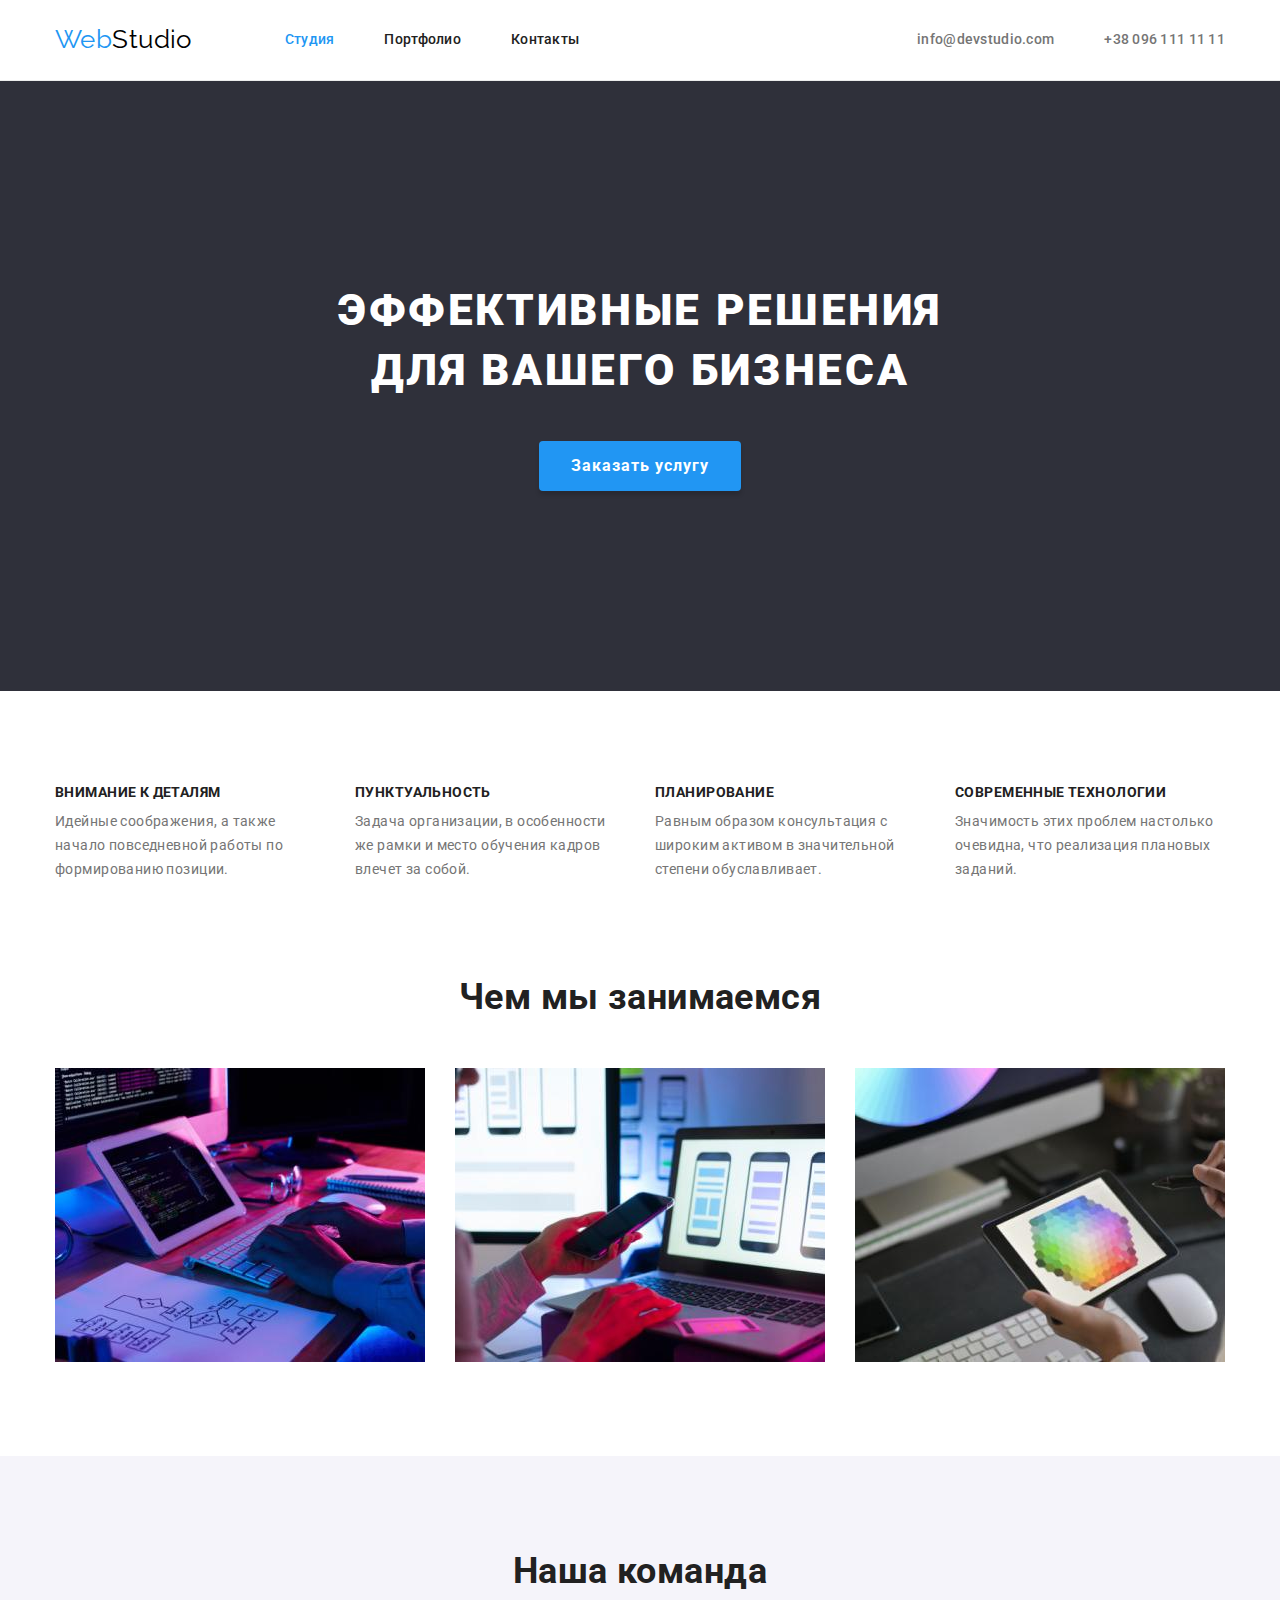
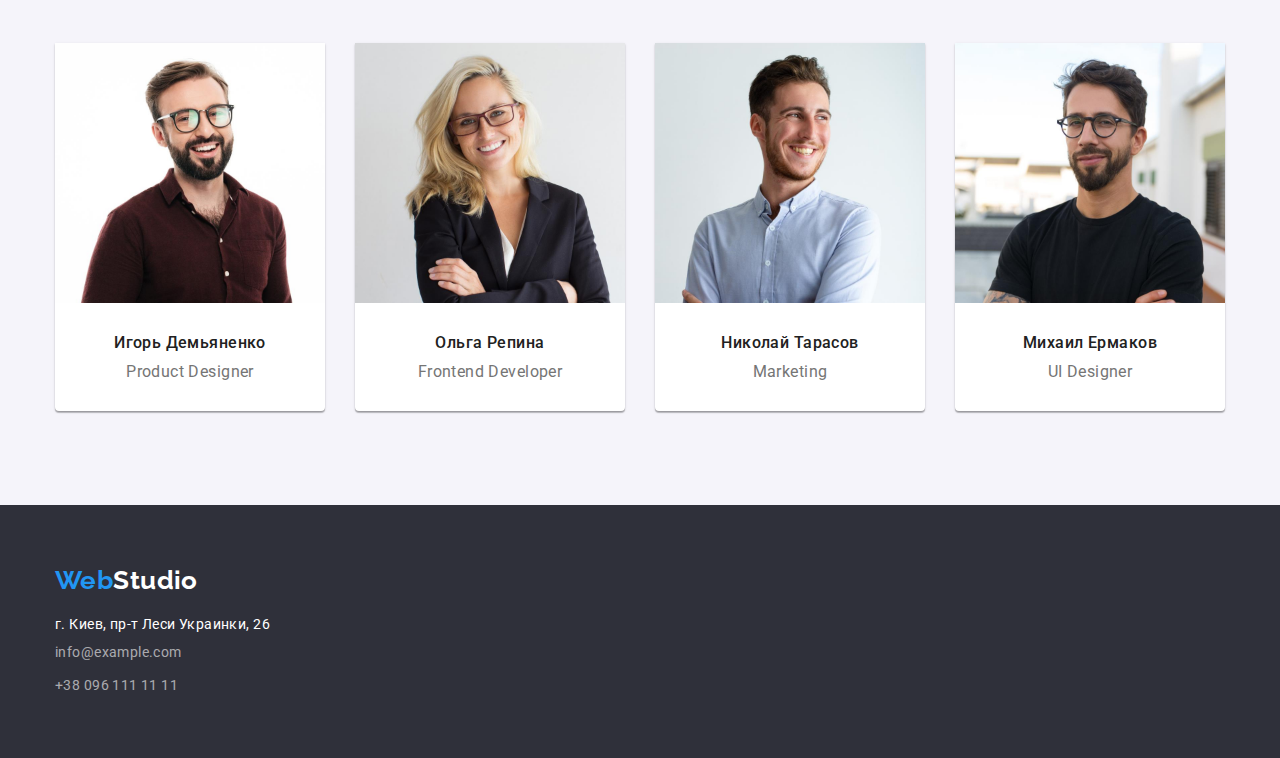
<file: index.html>
<!DOCTYPE html>
<html lang="ru">
  <head>
    <meta charset="UTF-8" />
    <meta http-equiv="X-UA-Compatible" content="IE=edge" />
    <meta name="viewport" content="width=device-width, initial-scale=1.0" />
    <title>WebStudio</title>
    <link
      href="https://fonts.googleapis.com/css2?family=Raleway:wght@700&family=Roboto:wght@400;500;700;900&display=swap"
      rel="stylesheet"
    />
    <link
      rel="stylesheet"
      href="https://cdnjs.cloudflare.com/ajax/libs/modern-normalize/1.1.0/modern-normalize.min.css"
    />
    <link rel="stylesheet" href="./css/styles.css" />
  </head>

  <body>
    <header class="">
      <div class="container">
        <div class="main-nav">
          <nav class="conteiner-nav">
            <a href="./index.html" class="logo"
              ><span class="logo-text">Web</span>Studio</a
            >
            <ul class="site-nav">
              <li class="item">
                <a href="./index.html" class="link current">Студия</a>
              </li>
              <li class="item">
                <a href="./portfolio.html" class="link">Портфолио</a>
              </li>
              <li class="item"><a href="" class="link">Контакты</a></li>
            </ul>
          </nav>
          <div class="conteiner-contakt">
            <ul class="auth-nav">
              <li class="item">
                <a href="emailto:info@devstudio.com" class="link"
                  >info@devstudio.com
                </a>
              </li>
              <li class="item">
                <a href="tel:+380961111111" class="link"> +38 096 111 11 11</a>
              </li>
            </ul>
          </div>
        </div>
      </div>
    </header>

    <main>
      <section class="hero">
        <div class="conteiner-hero">
          <h1 class="hero-title">Эффективные решения для вашего бизнеса</h1>
          <button type="button" class="button">Заказать услугу</button>
        </div>
      </section>

      <section class="section advantage">
        <div class="container">
          <h2 class="visually-hidden">Наши преимущества</h2>
          <ul class="advantage-block">
            <li class="item">
              <h3 class="advantage-title">Внимание к деталям</h3>
              <p class="text">
                Идейные соображения, а также начало повседневной работы по
                формированию позиции.
              </p>
            </li>
            <li class="item">
              <h3 class="advantage-title">Пунктуальность</h3>
              <p class="text">
                Задача организации, в особенности же рамки и место обучения
                кадров влечет за собой.
              </p>
            </li>
            <li class="item">
              <h3 class="advantage-title">Планирование</h3>
              <p class="text">
                Равным образом консультация с широким активом в значительной
                степени обуславливает.
              </p>
            </li>
            <li class="item">
              <h3 class="advantage-title">Современные технологии</h3>
              <p class="text">
                Значимость этих проблем настолько очевидна, что реализация
                плановых заданий.
              </p>
            </li>
          </ul>
        </div>
      </section>

      <section class="section engage">
        <div class="container">
          <h2 class="section-title">Чем мы занимаемся</h2>
          <ul class="pictures">
            <li class="item">
              <img
                src="./images/development.jpeg"
                alt="разробокта"
                width="370"
                height="294"
              />
            </li>
            <li class="item">
              <img
                src="./images/design.jpeg"
                alt="дизайн"
                width="370"
                height="294"
              />
            </li>
            <li class="item">
              <img
                src="./images/creative.jpeg"
                alt="кревтив"
                width="370"
                height="294"
              />
            </li>
          </ul>
        </div>
      </section>

      <section class="section team">
        <div class="container">
          <h2 class="section-title">Наша команда</h2>
          <ul class="team-block">
            <li class="item">
              <img src="./images/ihor.jpeg" alt="proddesigner" width="270" />
              <h3 class="team-title">Игорь Демьяненко</h3>
              <p class="position">Product Designer</p>
            </li>
            <li class="item">
              <img src="./images/olga.jpeg" alt="frontend" width="270" />
              <h3 class="team-title">Ольга Репина</h3>
              <p class="position">Frontend Developer</p>
            </li>
            <li class="item">
              <img src="./images/nikolay.jpeg" alt="marketing" width="270" />
              <h3 class="team-title">Николай Тарасов</h3>
              <p class="position">Marketing</p>
            </li>
            <li class="item">
              <img src="./images/michael.jpeg" alt="uidesigner" width="270" />
              <h3 class="team-title">Михаил Ермаков</h3>
              <p class="position">UI Designer</p>
            </li>
          </ul>
        </div>
      </section>
    </main>

    <footer class="footer">
      <div class="container">
        <a href="./index.html" class="logo-footer"
          ><span class="logo-text">Web</span>Studio</a
        >
        <address>
          <ul class="footer-nav">
            <li class="item">
              <a
                href="https://www.google.com/maps/place/%D0%B1%D1%83%D0%BB.+%D0%9B%D0%B5%D1%81%D0%B8+%D0%A3%D0%BA%D1%80%D0%B0%D0%B8%D0%BD%D0%BA%D0%B8,+26,+%D0%9A%D0%B8%D0%B5%D0%B2,+02000/@50.4265841,30.5361971,17z/data=!3m1!4b1!4m5!3m4!1s0x40d4cf0e033ecbe9:0x57a4dffefec77da0!8m2!3d50.4265807!4d30.5383858"
                target="_blank"
                rel="noopener noreferrer nofollow"
                class="link-adress"
                >г. Киев, пр-т Леси Украинки, 26</a
              >
            </li>
            <li class="item">
              <a href="mailto:info@example.com" class="link"
                >info@example.com</a
              >
            </li>
            <li class="item">
              <a href="tel:+380961111111" class="link"> +38 096 111 11 11</a>
            </li>
          </ul>
        </address>
      </div>
    </footer>
  </body>
</html>
</file>
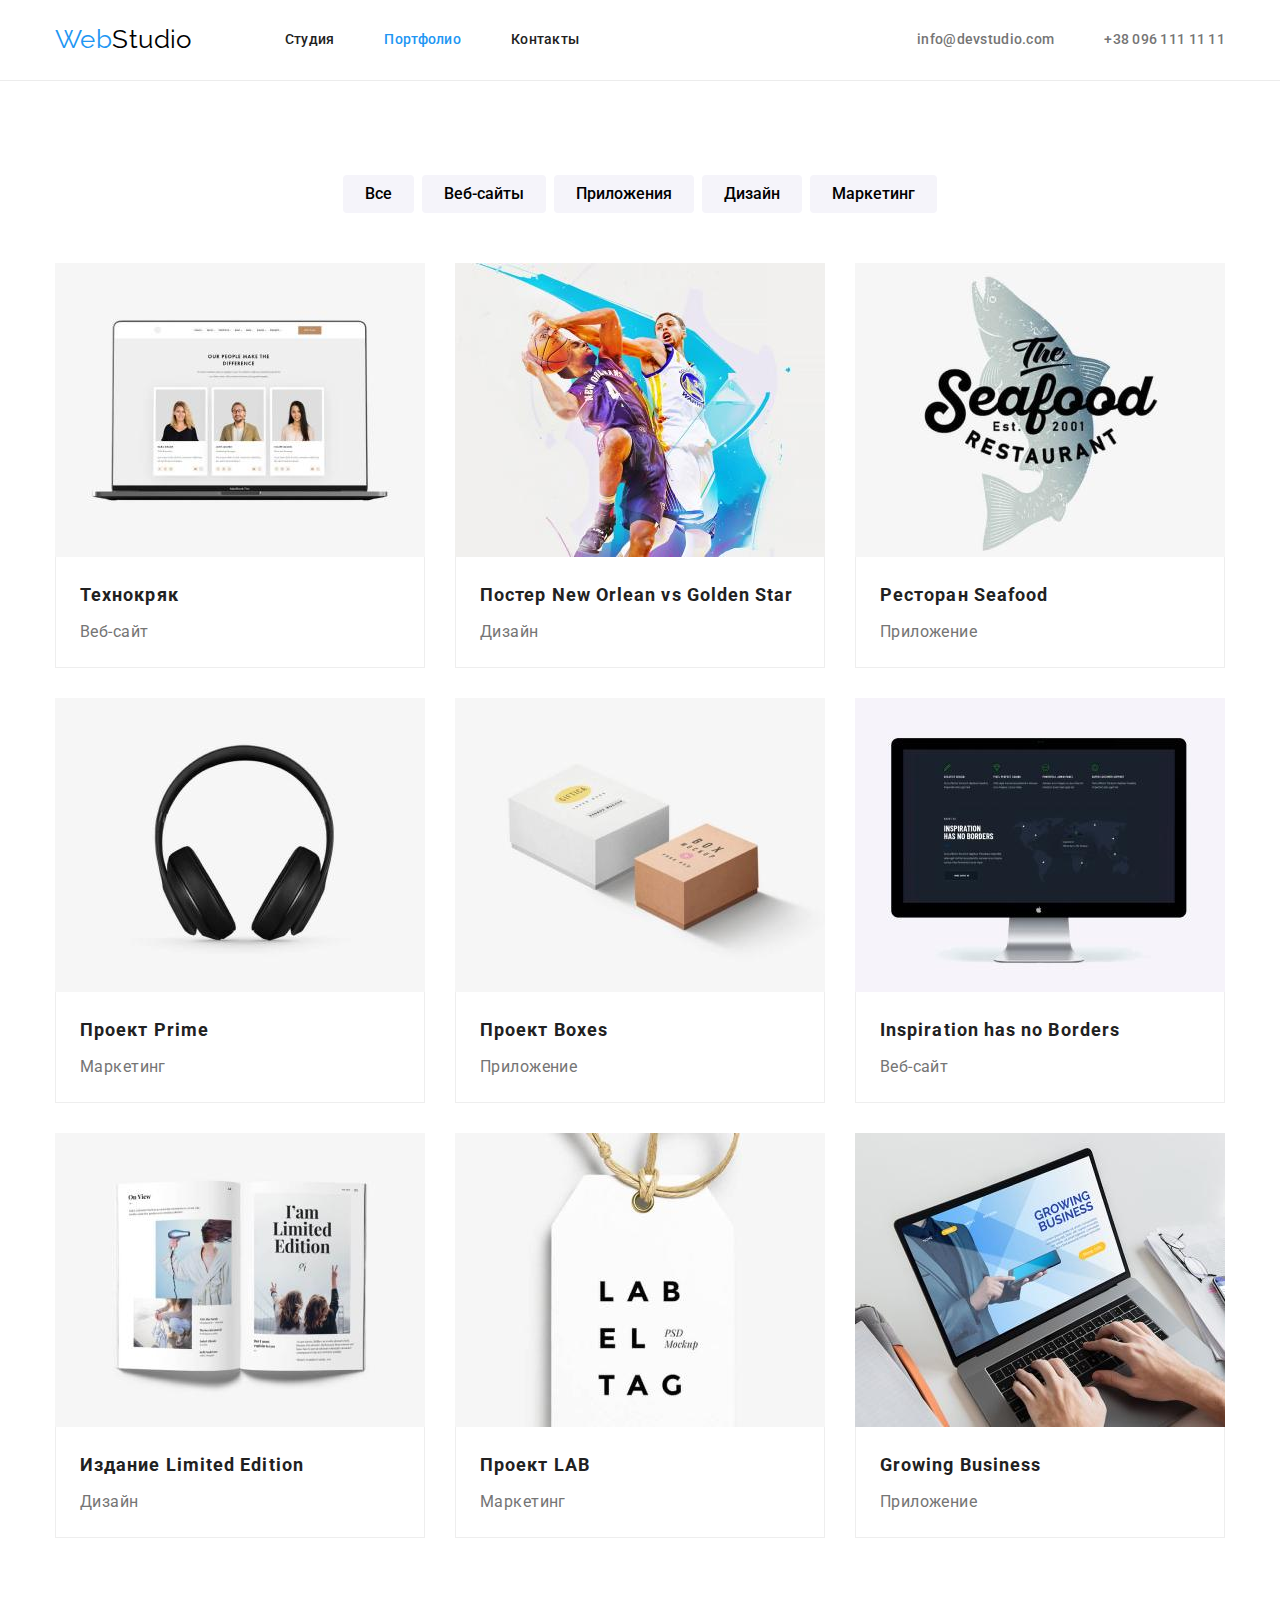
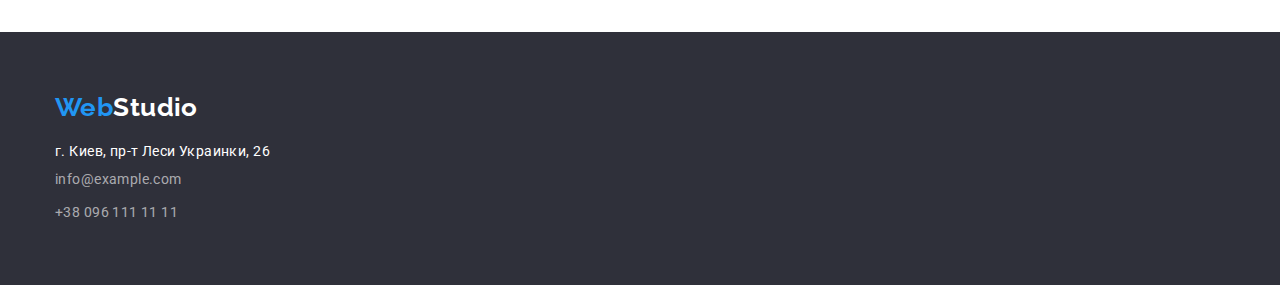
<file: portfolio.html>
<!DOCTYPE html>
<html lang="ru">
  <head>
    <meta charset="UTF-8" />
    <meta http-equiv="X-UA-Compatible" content="IE=edge" />
    <meta name="viewport" content="width=device-width, initial-scale=1.0" />
    <title>portfolio</title>
    <link
      href="https://fonts.googleapis.com/css2?family=Raleway:wght@700&family=Roboto:wght@400;500;700;900&display=swap"
      rel="stylesheet"
    />
    <link
      rel="stylesheet"
      href="https://cdnjs.cloudflare.com/ajax/libs/modern-normalize/1.1.0/modern-normalize.min.css"
    />
    <link rel="stylesheet" href="./css/styles.css" />
  </head>

  <body>
    <header class="">
      <div class="container">
        <div class="main-nav">
          <nav class="conteiner-nav">
            <a href="./index.html" class="logo"
              ><span class="logo-text">Web</span>Studio</a
            >
            <ul class="site-nav">
              <li class="item">
                <a href="./index.html" class="link">Студия</a>
              </li>
              <li class="item">
                <a href="./portfolio.html" class="link current">Портфолио</a>
              </li>
              <li class="item"><a href="" class="link">Контакты</a></li>
            </ul>
          </nav>
          <div class="conteiner-contakt">
            <ul class="auth-nav">
              <li class="item">
                <a href="emailto:info@devstudio.com" class="link"
                  >info@devstudio.com
                </a>
              </li>
              <li class="item">
                <a href="tel:+380961111111" class="link"> +38 096 111 11 11</a>
              </li>
            </ul>
          </div>
        </div>
      </div>
    </header>
    <main>
      <section>
        <div class="section container">
          <h1 class="visually-hidden">Карточки работ</h1>
          <ul class="filter">
            <li class="item">
              <button type="button" class="button-filter">Все</button>
            </li>

            <li class="item">
              <button type="button" class="button-filter">Веб-сайты</button>
            </li>

            <li class="item">
              <button type="button" class="button-filter">Приложения</button>
            </li>

            <li class="item">
              <button type="button" class="button-filter">Дизайн</button>
            </li>

            <li class="item">
              <button type="button" class="button-filter">Маркетинг</button>
            </li>
          </ul>

          <ul class="card-work">
            <li class="item">
              <article class="card">
                <div class="card-thumb">
                  <img
                    src="./images/techno.jpeg"
                    alt="стрaница сайта"
                    width="370"
                  />
                </div>
                <div class="card-content">
                  <h2 class="work-title">Технокряк</h2>
                  <p class="work-name">Веб-сайт</p>
                </div>
              </article>
            </li>

            <li class="item">
              <article class="card">
                <div class="card-thumb">
                  <img src="./images/poster.jpeg" alt="баскетбол" width="370" />
                </div>
                <div class="card-content">
                  <h2 class="work-title">Постер New Orlean vs Golden Star</h2>
                  <p class="work-name">Дизайн</p>
                </div>
              </article>
            </li>

            <li class="item">
              <article class="card">
                <div class="card-thumb">
                  <img
                    src="./images/restaurant.jpeg"
                    alt="логотип ресторана"
                    width="370"
                  />
                </div>
                <div class="card-content">
                  <h2 class="work-title">Ресторан Seafood</h2>
                  <p class="work-name">Приложение</p>
                </div>
              </article>
            </li>

            <li class="item">
              <article class="card">
                <div class="card-thumb">
                  <img src="./images/prime.jpeg" alt="наушники" width="370" />
                </div>
                <div class="card-content">
                  <h2 class="work-title">Проект Prime</h2>
                  <p class="work-name">Маркетинг</p>
                </div>
              </article>
            </li>

            <li class="item">
              <article class="card">
                <div class="card-thumb">
                  <img src="./images/boxes.jpeg" alt="блоки" width="370" />
                </div>
                <div class="card-content">
                  <h2 class="work-title">Проект Boxes</h2>
                  <p class="work-name">Приложение</p>
                </div>
              </article>
            </li>

            <li class="item">
              <article class="card">
                <div class="card-thumb">
                  <img
                    src="./images/Inspiration.jpeg"
                    alt="монитор"
                    width="370"
                  />
                </div>
                <div class="card-content">
                  <h2 class="work-title">Inspiration has no Borders</h2>
                  <p class="work-name">Веб-сайт</p>
                </div>
              </article>
            </li>

            <li class="item">
              <article class="card">
                <div class="card-thumb">
                  <img src="./images/edition.jpeg" alt="книга" width="370" />
                </div>
                <div class="card-content">
                  <h2 class="work-title">Издание Limited Edition</h2>
                  <p class="work-name">Дизайн</p>
                </div>
              </article>
            </li>

            <li class="item">
              <article class="card">
                <div class="card-thumb">
                  <img src="./images/projeck.jpeg" alt="лейба" width="370" />
                </div>
                <div class="card-content">
                  <h2 class="work-title">Проект LAB</h2>
                  <p class="work-name">Маркетинг</p>
                </div>
              </article>
            </li>

            <li class="item">
              <article class="card">
                <div class="card-thumb">
                  <img src="./images/business.jpeg" alt="ноутбук" width="370" />
                </div>
                <div class="card-content">
                  <h2 class="work-title">Growing Business</h2>
                  <p class="work-name">Приложение</p>
                </div>
              </article>
            </li>
          </ul>
        </div>
      </section>
    </main>

    <footer class="footer">
      <div class="container">
        <a href="./index.html" class="logo-footer"
          ><span class="logo-text">Web</span>Studio</a
        >
        <address>
          <ul class="footer-nav">
            <li class="item">
              <a
                href="https://www.google.com/maps/place/%D0%B1%D1%83%D0%BB.+%D0%9B%D0%B5%D1%81%D0%B8+%D0%A3%D0%BA%D1%80%D0%B0%D0%B8%D0%BD%D0%BA%D0%B8,+26,+%D0%9A%D0%B8%D0%B5%D0%B2,+02000/@50.4265841,30.5361971,17z/data=!3m1!4b1!4m5!3m4!1s0x40d4cf0e033ecbe9:0x57a4dffefec77da0!8m2!3d50.4265807!4d30.5383858"
                target="_blank"
                rel="noopener noreferrer nofollow"
                class="link-adress"
                >г. Киев, пр-т Леси Украинки, 26</a
              >
            </li>
            <li class="item">
              <a href="mailto:info@example.com" class="link"
                >info@example.com</a
              >
            </li>
            <li class="item">
              <a href="tel:+380961111111" class="link"> +38 096 111 11 11</a>
            </li>
          </ul>
        </address>
      </div>
    </footer>
  </body>
</html>
</file>
<file: css/styles.css>
:root {
  --primary-text-color: #757575;
  --title-text-color: #212121;
  --primary-color-link: #2196f3;
  --white-color: #ffffff;
  --black-color: #000000;
  --card-set-gap: 30px;
}

body {
  background-color: var(--white-color);
  color: var(--primary-text-color);
  font-family: Roboto, sans-serif;
  letter-spacing: 0.03em;
  font-size: 14px;
}
a {
  text-decoration: none;
}

ul {
  list-style: none;
}

h1,
h2,
h3,
ul,
p,
li {
  padding: 0;
  margin: 0;
}

img {
  display: block;
  max-width: 100%;
}

/* цвет основного текста #757575; */
/* вторичный цвет текста #212121; */
/* белый #FFFFFF */
/* синий #2196F3 */
/* вторичный цвет фона #F5F4FA */
/* черный цвет  #000000 */

/* site-nav */

.container {
  margin-left: auto;
  margin-right: auto;
  padding-left: 15px;
  padding-right: 15px;
  width: 1200px;
}

.section {
  padding-top: 94px;
  padding-bottom: 94px;
}

header {
  background-color: var(--white-color);
  border-bottom: 1px solid #ececec;
}

.conteiner-nav {
  display: flex;
  align-items: center;
}

.main-nav {
  display: flex;
  align-items: center;
}

.logo {
  color: var(--black-color);
  font-family: Raleway, sans-serif;
  font-size: 26px;
  line-height: 1.2;
}

.logo-text {
  color: var(--primary-color-link);
  text-decoration: none;
}

.site-nav {
  margin: 0 0 0 93px;
}

.conteiner-contakt {
  margin-left: auto;
}

.site-nav .link {
  color: var(--title-text-color);
}

.site-nav .link {
  display: block;
  padding-bottom: 32px;
  padding-top: 32px;
}

.site-nav,
.auth-nav {
  display: flex;
  padding-left: 0;
  font-weight: 500;
  line-height: 1.14;
  letter-spacing: 0.02em;
}

.auth-nav .item + .item {
  margin-left: 50px;
}

.site-nav .item:not(:last-child) {
  margin-right: 50px;
}

.site-nav .link:hover,
.site-nav .link:focus {
  color: var(--primary-color-link);
}

.auth-nav .link {
  padding-bottom: 32px;
  padding-top: 32px;
  color: var(--primary-text-color);
}

.auth-nav .link:hover,
.auth-nav .link:focus {
  color: var(--primary-color-link);
}

.site-nav .current {
  color: var(--primary-color-link);
}

/* hero */

.hero {
  padding: 200px 0;
  background-color: #2f303a;
  color: var(--white-color);
  text-align: center;
}

.hero-title {
  margin-bottom: 40px;
  margin-left: auto;
  margin-right: auto;
  width: 696px;
  font-weight: 900;
  font-size: 44px;
  line-height: 1.36;
  letter-spacing: 0.06em;
  text-transform: uppercase;
}

.button {
  padding: 10px 32px;
  border: none;
  background-color: var(--primary-color-link);
  color: var(--white-color);
  font-family: inherit;
  font-weight: 700;
  font-size: 16px;
  line-height: 1.87;
  align-items: center;
  text-align: center;
  letter-spacing: 0.06em;
  cursor: pointer;
  box-shadow: 0px 4px 4px rgba(0, 0, 0, 0.15);
  border-radius: 4px;
}

.button:hover {
  background-color: #188ce8;
}

/* section */

.advantage {
  padding-bottom: 0;
}

.visually-hidden {
  position: absolute;
  width: 1px;
  height: 1px;
  margin: -1px;
  border: 0;
  padding: 0;

  white-space: nowrap;
  clip-path: inset(100%);
  clip: rect(0 0 0 0);
  overflow: hidden;
}

.advantage-block {
  display: flex;
}

.advantage-block .item {
  width: 270px;
}

.advantage-block .item:not(:last-child) {
  margin-right: 30px;
}

.section-title {
  margin-bottom: 50px;
  color: var(--title-text-color);
  font-weight: 700;
  font-size: 36px;
  line-height: 1.17;
  text-align: center;
}

.advantage-title {
  margin-bottom: 10px;
  color: var(--title-text-color);
  font-weight: 700;
  font-size: 14px;
  line-height: 1.14;
  text-transform: uppercase;
}

.pictures {
  display: flex;
}

.pictures .item:not(:last-child) {
  margin-right: 30px;
}

.team {
  background-color: #f5f4fa;
}

.team {
  padding-top: 94px;
  padding-bottom: 94px;
}

.team-block {
  display: flex;
}

.team-block .item:not(:last-child) {
  margin-right: 30px;
}

.team-block .item {
  background-color: var(--white-color);
  box-shadow: 0px 1px 3px rgba(0, 0, 0, 0.12), 0px 1px 1px rgba(0, 0, 0, 0.14),
    0px 2px 1px rgba(0, 0, 0, 0.2);
  border-radius: 0px 0px 4px 4px;
}

.team-title {
  margin-top: 30px;
  margin-bottom: 10px;

  color: var(--title-text-color);
  font-weight: 500;
  font-size: 16px;
  line-height: 1.19;
  text-align: center;
}

.work-title {
  color: var(--title-text-color);
  font-weight: 700;
  font-size: 18px;
  line-height: 2;
  letter-spacing: 0.06em;
}

.work-name {
  color: var(--primary-text-color);
  font-size: 16px;
  line-height: 1.87;
}

.text {
  line-height: 1.71;
}

.position {
  margin-bottom: 30px;

  font-size: 16px;
  line-height: 1.19;
  text-align: center;
}

/* карточка работ */

main {
  background-color: var(--white-color);
}

.card-content {
  padding: 20px 24px;

  background-color: #ffffff;

  border: 1px solid #eeeeee;
  border-top: 0px;
}

.work-name {
  margin-top: 4px;
}

.card-work {
  display: flex;
  flex-wrap: wrap;
  margin-left: calc(-1 * var(--card-set-gap));
  margin-top: calc(-1 * var(--card-set-gap));
}

.card-work > .item {
  flex-basis: calc(100% / 3 - var(--card-set-gap));
  margin-left: var(--card-set-gap);
  margin-top: var(--card-set-gap);
}

.filter {
  display: flex;
  margin-bottom: 50px;
  justify-content: center;
}

.button-filter {
  padding: 6px 22px;
  border: none;
  background-color: #f5f4fa;
  border-radius: 4px;
  font-weight: 500;
  font-size: 16px;
  line-height: 1.62;
  cursor: pointer;
}

.filter .item:not(:last-child) .button-filter {
  margin-right: 8px;
}

.button-filter:hover,
.button-filter:focus {
  color: var(--white-color);
  background-color: var(--primary-color-link);
}

/* footer */

.logo-footer {
  display: block;
  margin-bottom: 20px;
  color: var(--white-color);
  font-family: Raleway, sans-serif;
  font-weight: 700;
  font-size: 26px;
  line-height: 1.2;
}

footer {
  padding-top: 60px;
  padding-bottom: 60px;
  background-color: #2f303a;
}

.footer-nav .item:not(:last-child) {
  margin-bottom: 9px;
}

.footer-nav .link {
  color: rgba(255, 255, 255, 0.6);
  font-weight: 400;
  font-size: 14px;
  line-height: 1.71;
  font-style: normal;
}

.link-adress {
  color: var(--white-color);
  font-style: normal;
}

.link-adress:hover,
.link-adress:focus {
  color: var(--primary-color-link);
}

.footer-nav .link:hover,
.footer-nav .link:focus {
  color: var(--primary-color-link);
}
</file>
